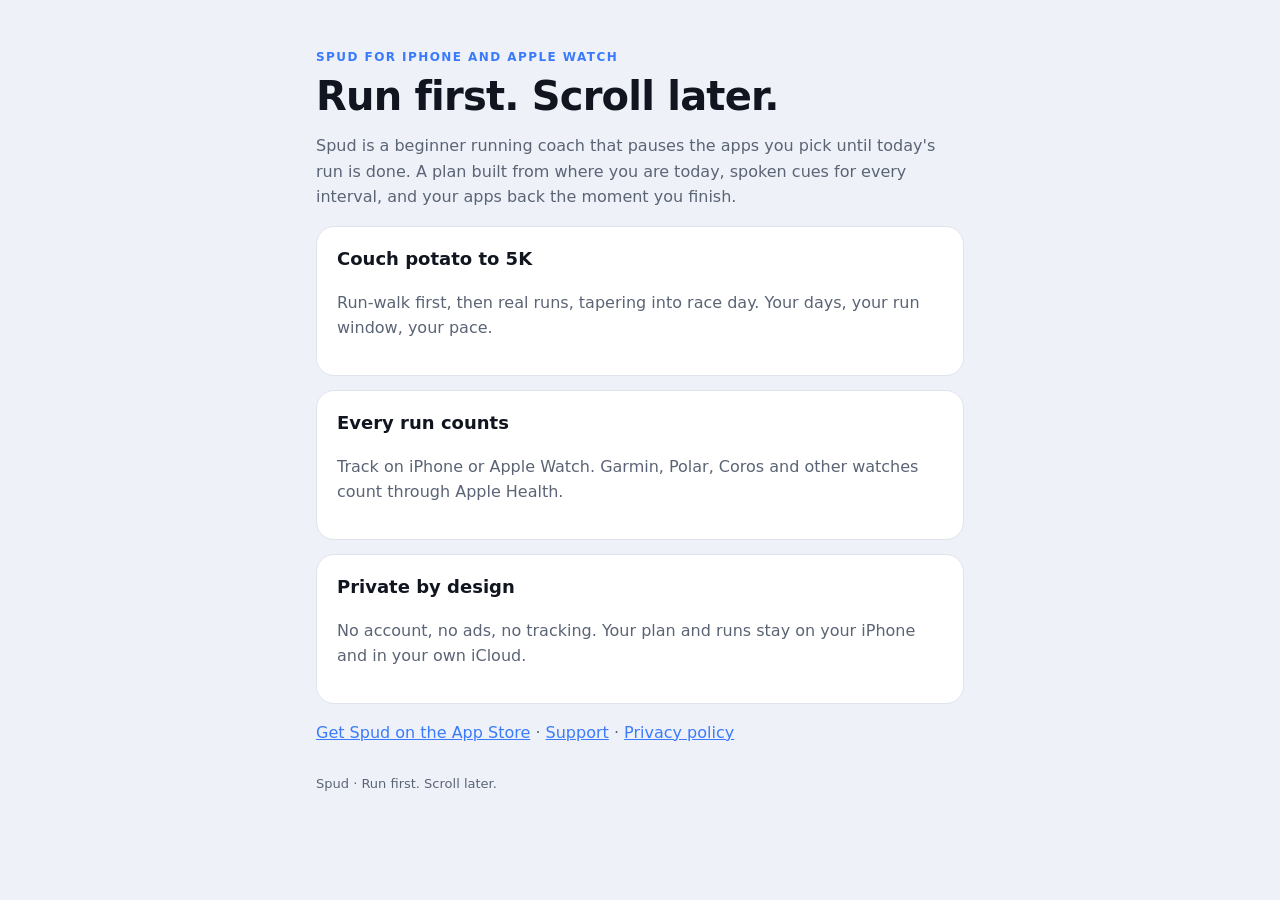
<file: index.html>
<!doctype html><html lang="en"><head><meta charset="utf-8"><meta name="viewport" content="width=device-width,initial-scale=1">
<title>Spud: Couch Potato to 5K</title><link rel="stylesheet" href="style.css"></head><body><main>
<div class="kicker">Spud for iPhone and Apple Watch</div>
<h1>Run first. Scroll later.</h1>
<p>Spud is a beginner running coach that pauses the apps you pick until today's run is done. A plan built from where you are today, spoken cues for every interval, and your apps back the moment you finish.</p>
<section><h2>Couch potato to 5K</h2><p>Run-walk first, then real runs, tapering into race day. Your days, your run window, your pace.</p></section>
<section><h2>Every run counts</h2><p>Track on iPhone or Apple Watch. Garmin, Polar, Coros and other watches count through Apple Health.</p></section>
<section><h2>Private by design</h2><p>No account, no ads, no tracking. Your plan and runs stay on your iPhone and in your own iCloud.</p></section>
<p><a href="https://apps.apple.com/app/id6802883360">Get Spud on the App Store</a> · <a href="support/">Support</a> · <a href="privacy/">Privacy policy</a></p>
<footer>Spud · Run first. Scroll later.</footer>
</main></body></html>
</file>
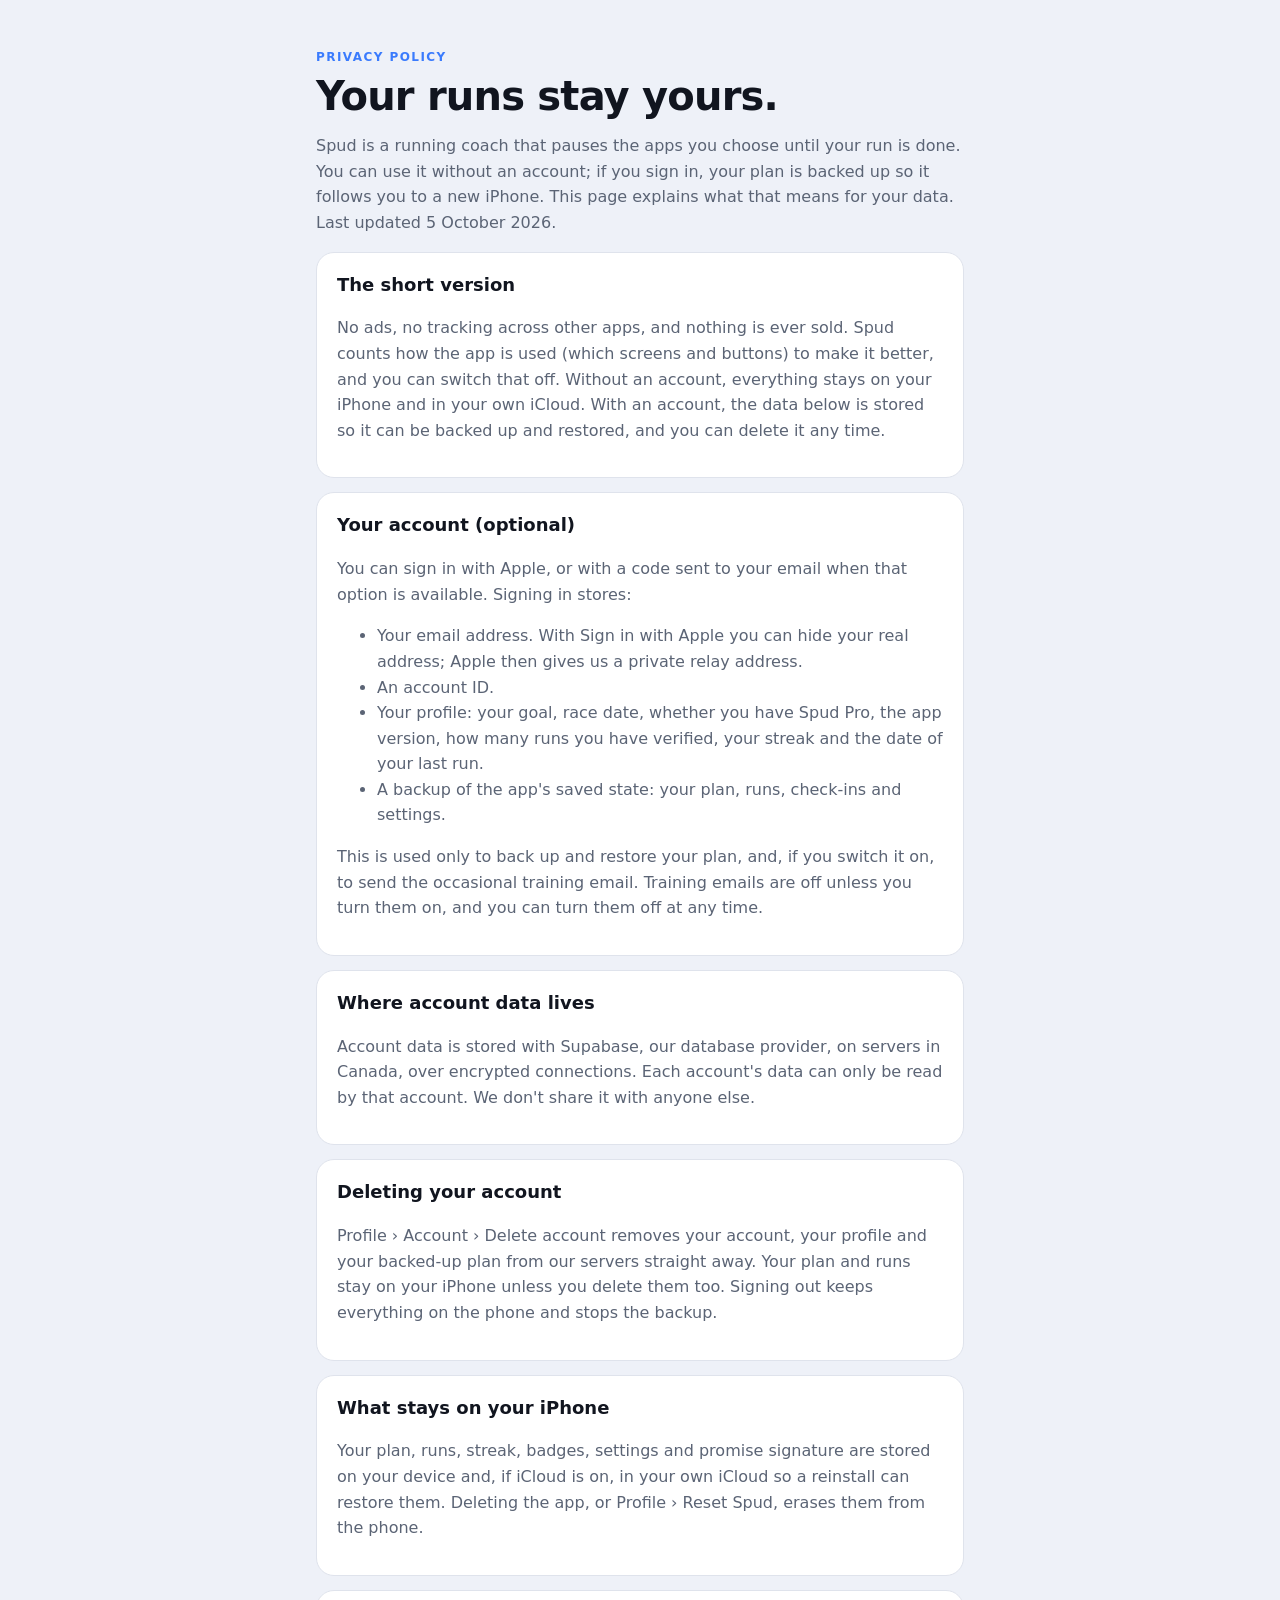
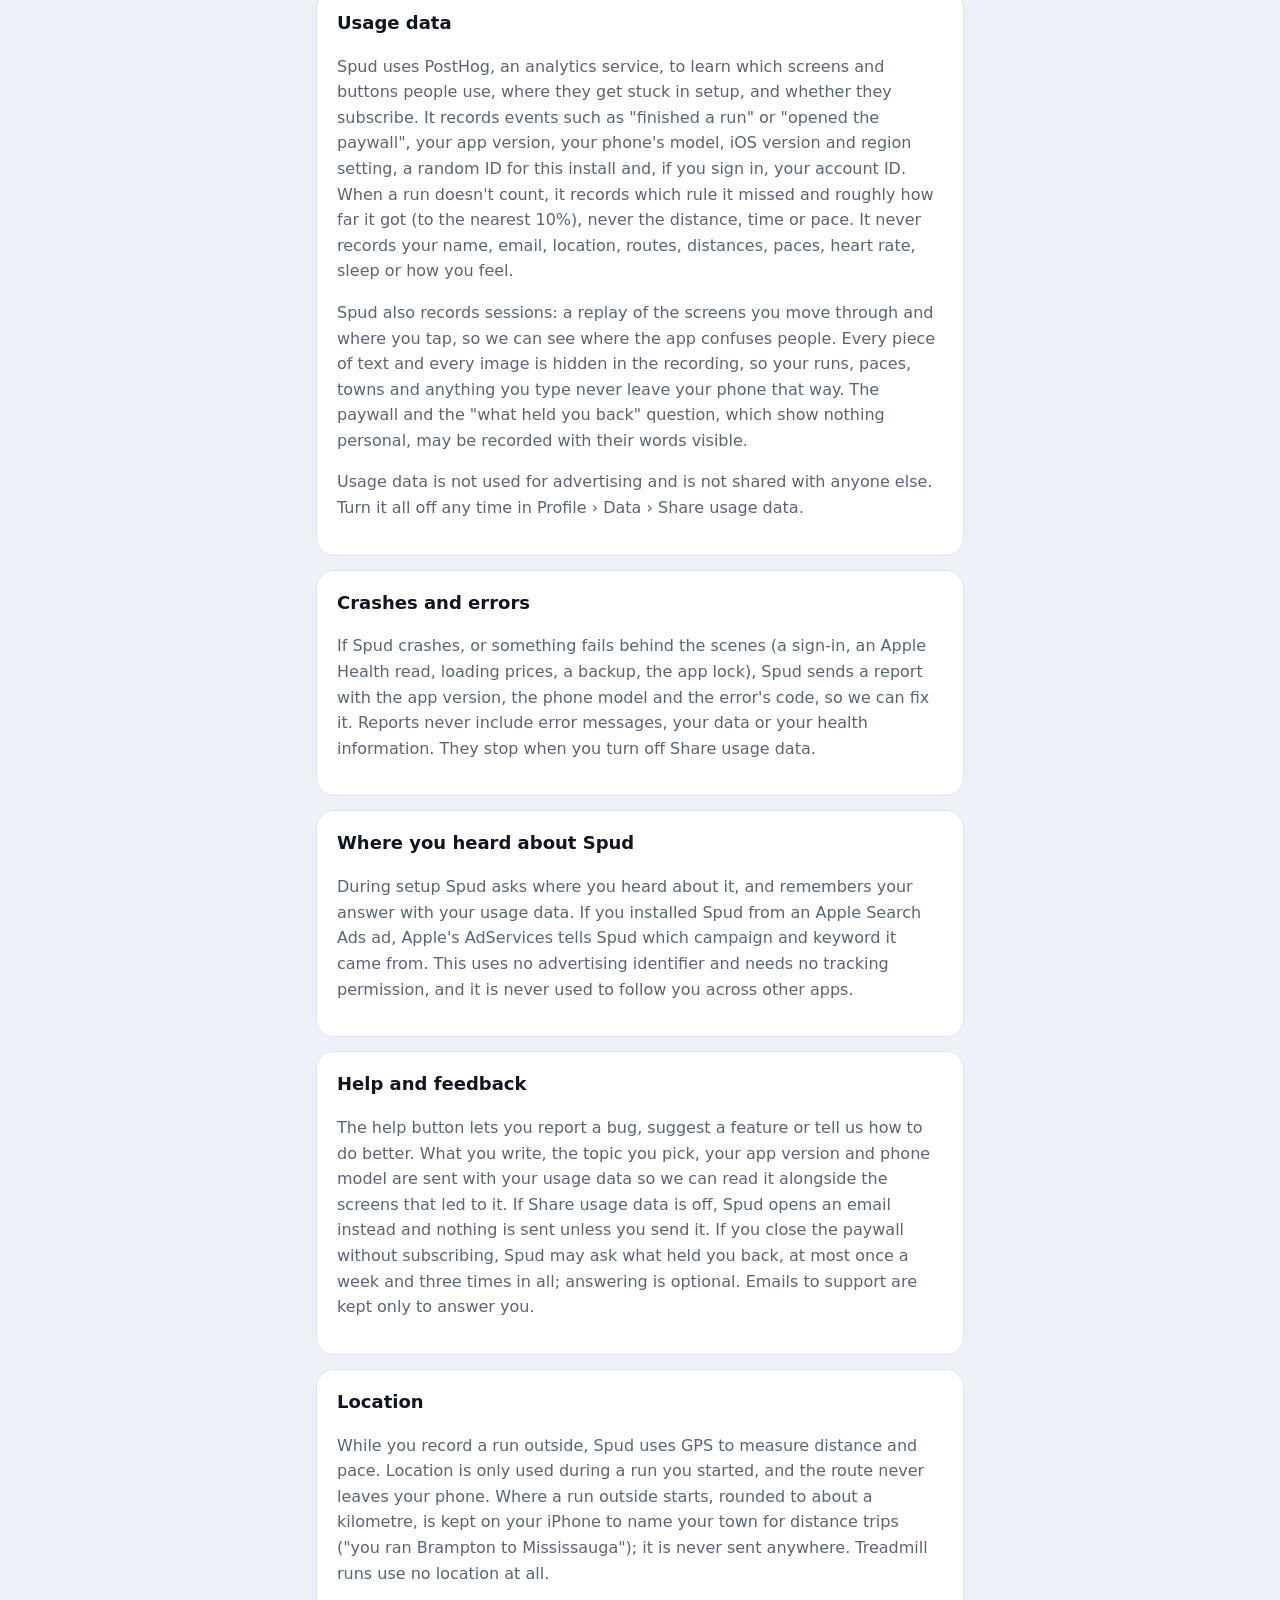
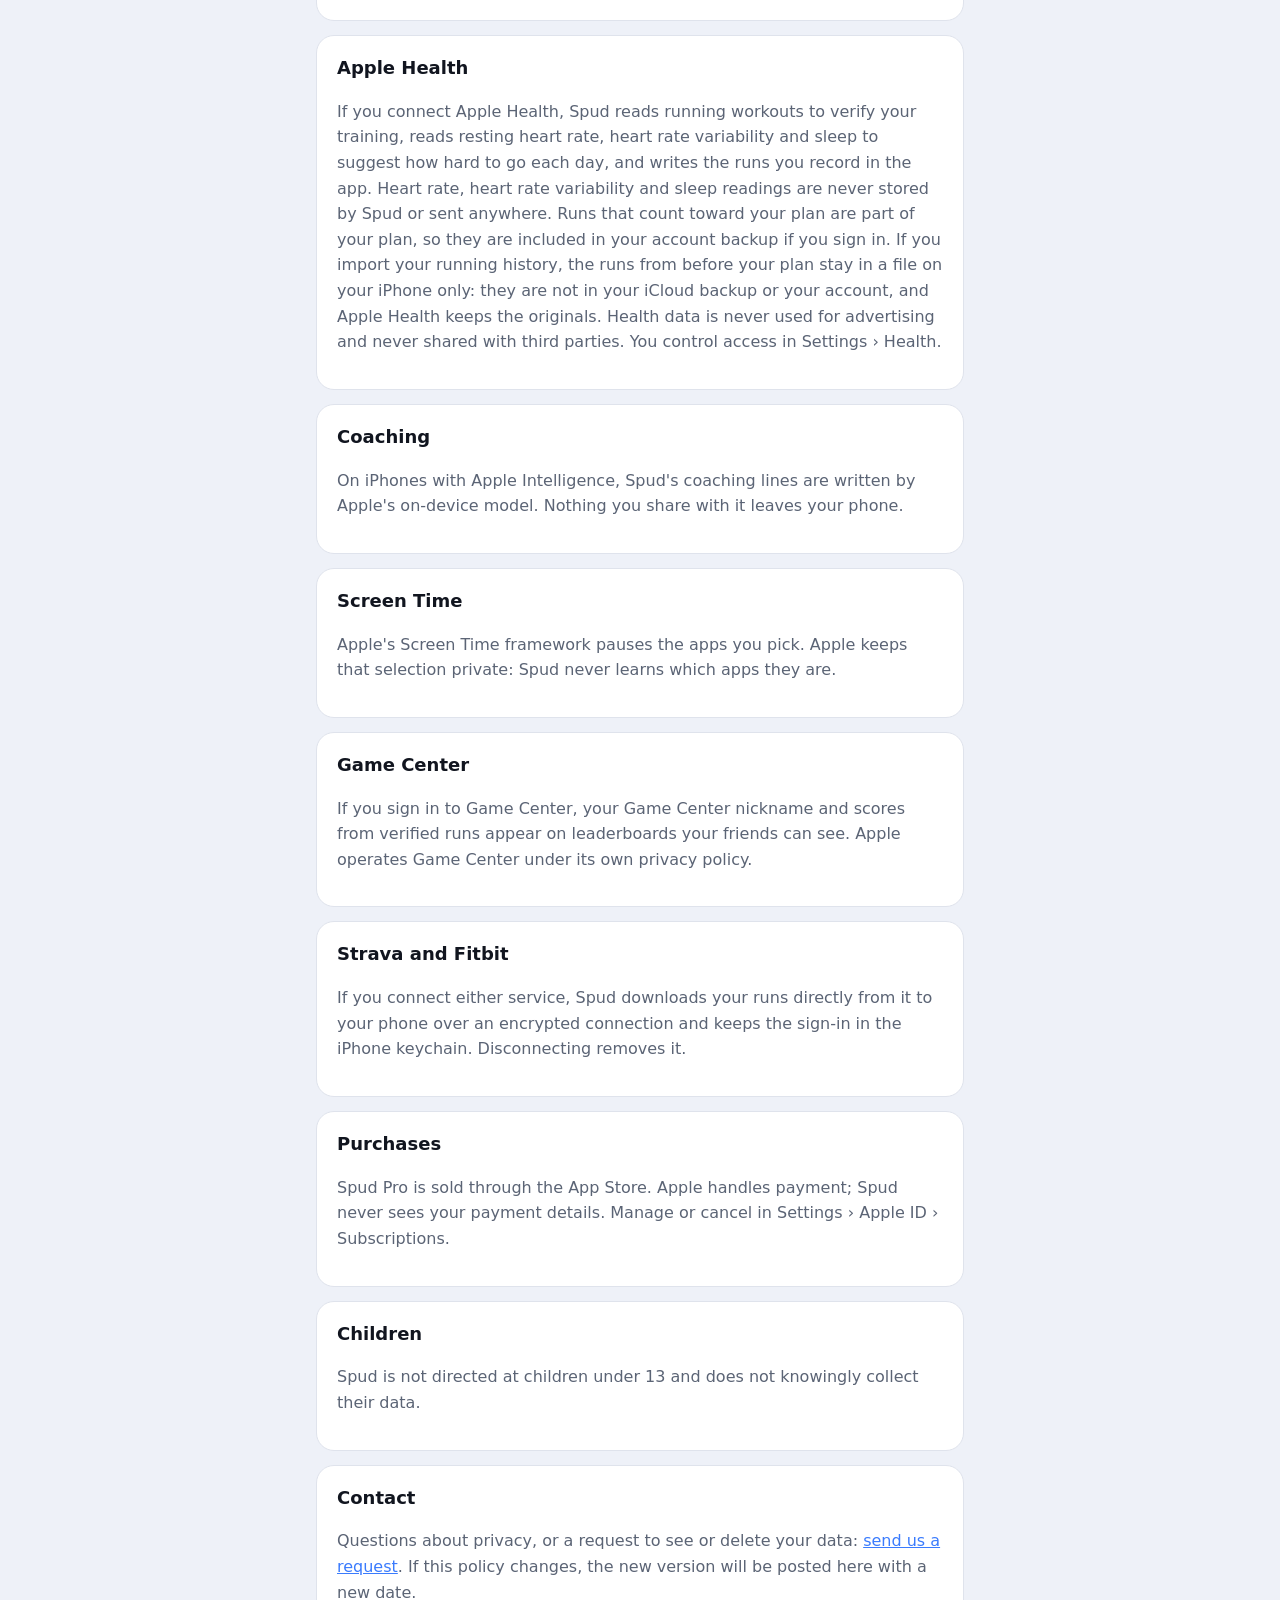
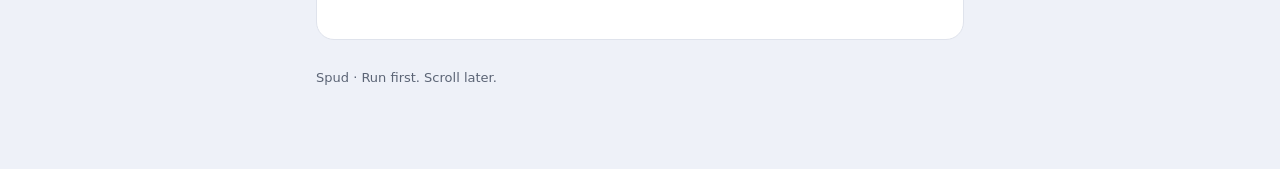
<file: privacy/index.html>
<!doctype html><html lang="en"><head><meta charset="utf-8"><meta name="viewport" content="width=device-width,initial-scale=1">
<title>Spud Privacy</title><link rel="stylesheet" href="../style.css"></head><body><main>
<div class="kicker">Privacy policy</div>
<h1>Your runs stay yours.</h1>
<p>Spud is a running coach that pauses the apps you choose until your run is done. You can use it without an account; if you sign in, your plan is backed up so it follows you to a new iPhone. This page explains what that means for your data. Last updated 5 October 2026.</p>
<section><h2>The short version</h2><p>No ads, no tracking across other apps, and nothing is ever sold. Spud counts how the app is used (which screens and buttons) to make it better, and you can switch that off. Without an account, everything stays on your iPhone and in your own iCloud. With an account, the data below is stored so it can be backed up and restored, and you can delete it any time.</p></section>
<section><h2>Your account (optional)</h2><p>You can sign in with Apple, or with a code sent to your email when that option is available. Signing in stores:</p><ul><li>Your email address. With Sign in with Apple you can hide your real address; Apple then gives us a private relay address.</li><li>An account ID.</li><li>Your profile: your goal, race date, whether you have Spud Pro, the app version, how many runs you have verified, your streak and the date of your last run.</li><li>A backup of the app's saved state: your plan, runs, check-ins and settings.</li></ul><p>This is used only to back up and restore your plan, and, if you switch it on, to send the occasional training email. Training emails are off unless you turn them on, and you can turn them off at any time.</p></section>
<section><h2>Where account data lives</h2><p>Account data is stored with Supabase, our database provider, on servers in Canada, over encrypted connections. Each account's data can only be read by that account. We don't share it with anyone else.</p></section>
<section><h2>Deleting your account</h2><p>Profile › Account › Delete account removes your account, your profile and your backed-up plan from our servers straight away. Your plan and runs stay on your iPhone unless you delete them too. Signing out keeps everything on the phone and stops the backup.</p></section>
<section><h2>What stays on your iPhone</h2><p>Your plan, runs, streak, badges, settings and promise signature are stored on your device and, if iCloud is on, in your own iCloud so a reinstall can restore them. Deleting the app, or Profile › Reset Spud, erases them from the phone.</p></section>
<section><h2>Usage data</h2><p>Spud uses PostHog, an analytics service, to learn which screens and buttons people use, where they get stuck in setup, and whether they subscribe. It records events such as "finished a run" or "opened the paywall", your app version, your phone's model, iOS version and region setting, a random ID for this install and, if you sign in, your account ID. When a run doesn't count, it records which rule it missed and roughly how far it got (to the nearest 10%), never the distance, time or pace. It never records your name, email, location, routes, distances, paces, heart rate, sleep or how you feel.</p><p>Spud also records sessions: a replay of the screens you move through and where you tap, so we can see where the app confuses people. Every piece of text and every image is hidden in the recording, so your runs, paces, towns and anything you type never leave your phone that way. The paywall and the "what held you back" question, which show nothing personal, may be recorded with their words visible.</p><p>Usage data is not used for advertising and is not shared with anyone else. Turn it all off any time in Profile › Data › Share usage data.</p></section>
<section><h2>Crashes and errors</h2><p>If Spud crashes, or something fails behind the scenes (a sign-in, an Apple Health read, loading prices, a backup, the app lock), Spud sends a report with the app version, the phone model and the error's code, so we can fix it. Reports never include error messages, your data or your health information. They stop when you turn off Share usage data.</p></section>
<section><h2>Where you heard about Spud</h2><p>During setup Spud asks where you heard about it, and remembers your answer with your usage data. If you installed Spud from an Apple Search Ads ad, Apple's AdServices tells Spud which campaign and keyword it came from. This uses no advertising identifier and needs no tracking permission, and it is never used to follow you across other apps.</p></section>
<section><h2>Help and feedback</h2><p>The help button lets you report a bug, suggest a feature or tell us how to do better. What you write, the topic you pick, your app version and phone model are sent with your usage data so we can read it alongside the screens that led to it. If Share usage data is off, Spud opens an email instead and nothing is sent unless you send it. If you close the paywall without subscribing, Spud may ask what held you back, at most once a week and three times in all; answering is optional. Emails to support are kept only to answer you.</p></section>
<section><h2>Location</h2><p>While you record a run outside, Spud uses GPS to measure distance and pace. Location is only used during a run you started, and the route never leaves your phone. Where a run outside starts, rounded to about a kilometre, is kept on your iPhone to name your town for distance trips ("you ran Brampton to Mississauga"); it is never sent anywhere. Treadmill runs use no location at all.</p></section>
<section><h2>Apple Health</h2><p>If you connect Apple Health, Spud reads running workouts to verify your training, reads resting heart rate, heart rate variability and sleep to suggest how hard to go each day, and writes the runs you record in the app. Heart rate, heart rate variability and sleep readings are never stored by Spud or sent anywhere. Runs that count toward your plan are part of your plan, so they are included in your account backup if you sign in. If you import your running history, the runs from before your plan stay in a file on your iPhone only: they are not in your iCloud backup or your account, and Apple Health keeps the originals. Health data is never used for advertising and never shared with third parties. You control access in Settings › Health.</p></section>
<section><h2>Coaching</h2><p>On iPhones with Apple Intelligence, Spud's coaching lines are written by Apple's on-device model. Nothing you share with it leaves your phone.</p></section>
<section><h2>Screen Time</h2><p>Apple's Screen Time framework pauses the apps you pick. Apple keeps that selection private: Spud never learns which apps they are.</p></section>
<section><h2>Game Center</h2><p>If you sign in to Game Center, your Game Center nickname and scores from verified runs appear on leaderboards your friends can see. Apple operates Game Center under its own privacy policy.</p></section>
<section><h2>Strava and Fitbit</h2><p>If you connect either service, Spud downloads your runs directly from it to your phone over an encrypted connection and keeps the sign-in in the iPhone keychain. Disconnecting removes it.</p></section>
<section><h2>Purchases</h2><p>Spud Pro is sold through the App Store. Apple handles payment; Spud never sees your payment details. Manage or cancel in Settings › Apple ID › Subscriptions.</p></section>
<section><h2>Children</h2><p>Spud is not directed at children under 13 and does not knowingly collect their data.</p></section>
<section><h2>Contact</h2><p>Questions about privacy, or a request to see or delete your data: <a href="https://github.com/MatthewAjayi/spud-app/issues/new">send us a request</a>. If this policy changes, the new version will be posted here with a new date.</p></section>
<footer>Spud · Run first. Scroll later.</footer>
</main></body></html>
</file>
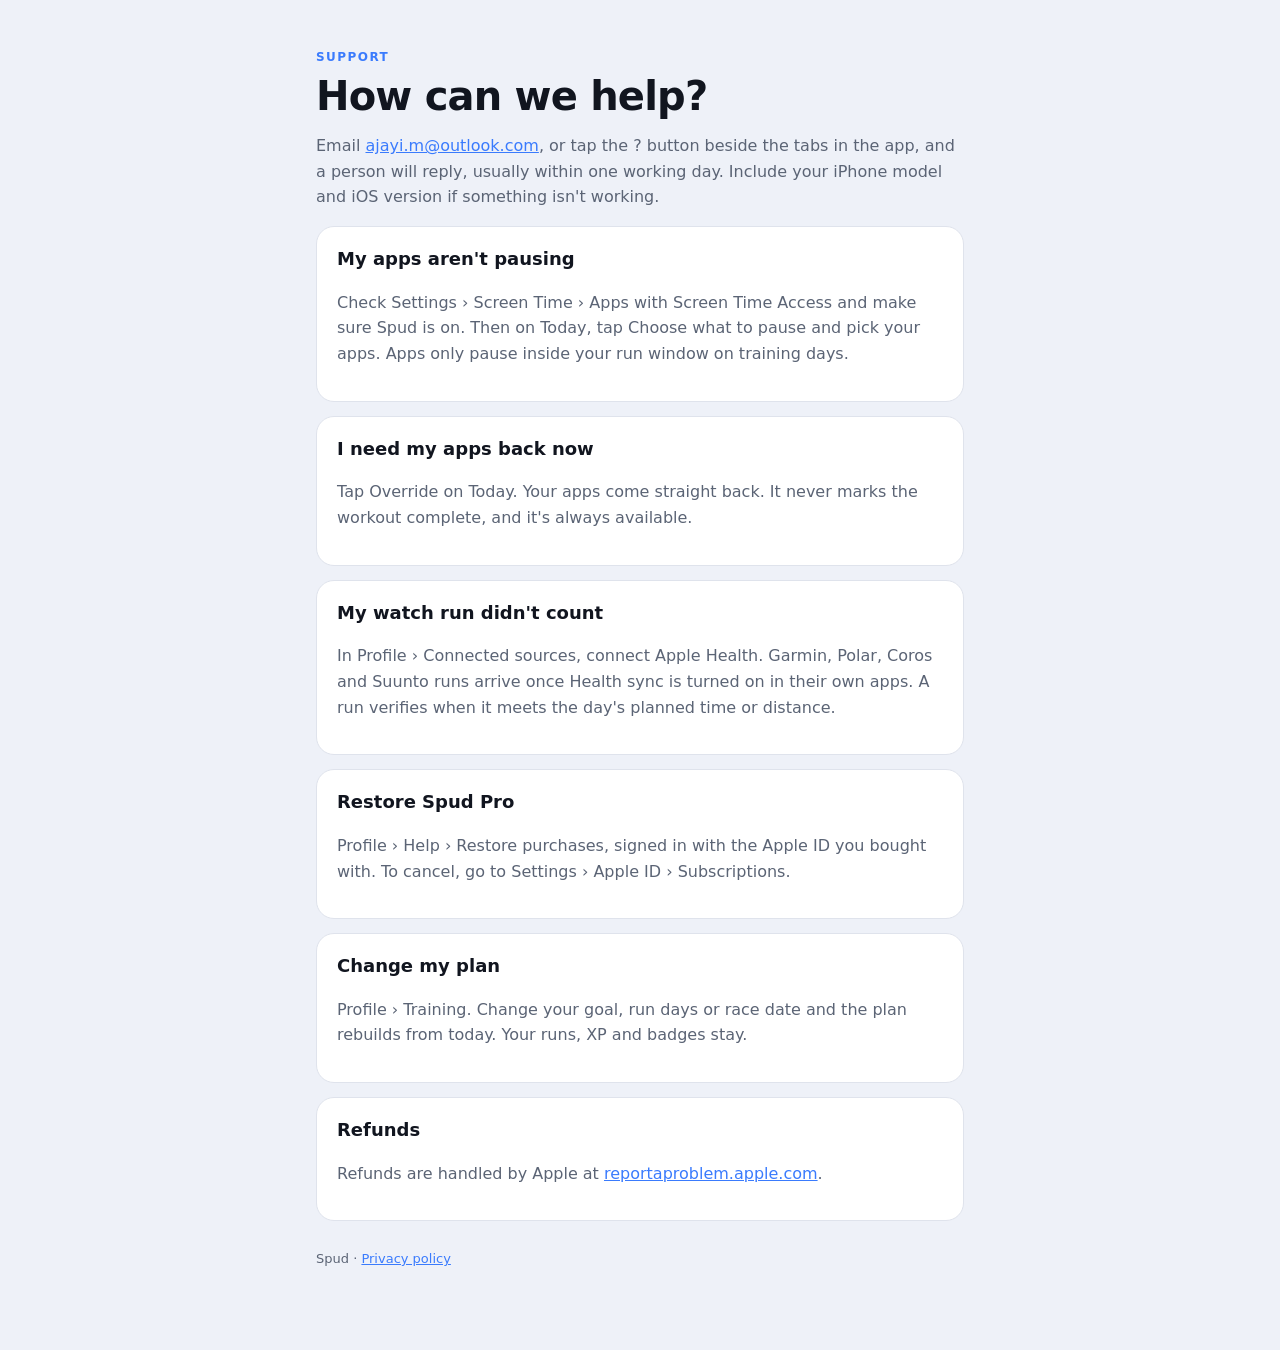
<file: support/index.html>
<!doctype html><html lang="en"><head><meta charset="utf-8"><meta name="viewport" content="width=device-width,initial-scale=1">
<title>Spud Support</title><link rel="stylesheet" href="../style.css"></head><body><main>
<div class="kicker">Support</div>
<h1>How can we help?</h1>
<p>Email <a href="mailto:ajayi.m@outlook.com">ajayi.m@outlook.com</a>, or tap the ? button beside the tabs in the app, and a person will reply, usually within one working day. Include your iPhone model and iOS version if something isn't working.</p>
<section><h2>My apps aren't pausing</h2><p>Check Settings › Screen Time › Apps with Screen Time Access and make sure Spud is on. Then on Today, tap Choose what to pause and pick your apps. Apps only pause inside your run window on training days.</p></section>
<section><h2>I need my apps back now</h2><p>Tap Override on Today. Your apps come straight back. It never marks the workout complete, and it's always available.</p></section>
<section><h2>My watch run didn't count</h2><p>In Profile › Connected sources, connect Apple Health. Garmin, Polar, Coros and Suunto runs arrive once Health sync is turned on in their own apps. A run verifies when it meets the day's planned time or distance.</p></section>
<section><h2>Restore Spud Pro</h2><p>Profile › Help › Restore purchases, signed in with the Apple ID you bought with. To cancel, go to Settings › Apple ID › Subscriptions.</p></section>
<section><h2>Change my plan</h2><p>Profile › Training. Change your goal, run days or race date and the plan rebuilds from today. Your runs, XP and badges stay.</p></section>
<section><h2>Refunds</h2><p>Refunds are handled by Apple at <a href="https://reportaproblem.apple.com">reportaproblem.apple.com</a>.</p></section>
<footer>Spud · <a href="../privacy/">Privacy policy</a></footer>
</main></body></html>
</file>
<file: style.css>
:root{--ink:#eef1f8;--text:#11151f;--muted:#5b6475;--blue:#3a7bfd;--card:#fff;--line:#dfe3ec}
@media (prefers-color-scheme:dark){:root{--ink:#0d1016;--text:#f2f4f8;--muted:#9aa3b5;--card:#171b24;--line:#262c38}}
*{box-sizing:border-box}body{margin:0;background:var(--ink);color:var(--text);font:16px/1.6 -apple-system,BlinkMacSystemFont,"SF Pro Rounded",system-ui,sans-serif}
main{max-width:680px;margin:0 auto;padding:48px 16px 80px}
.kicker{color:var(--blue);font-weight:900;letter-spacing:.12em;font-size:12px;text-transform:uppercase}
h1{font-size:40px;line-height:1.05;margin:8px 0 12px;letter-spacing:-.02em}
h2{font-size:18px;margin:0 0 6px}
section{background:var(--card);border:1px solid var(--line);border-radius:18px;padding:18px 20px;margin:14px 0}
p,li{color:var(--muted)}a{color:var(--blue)}
footer{color:var(--muted);font-size:13px;margin-top:28px}
</file>
